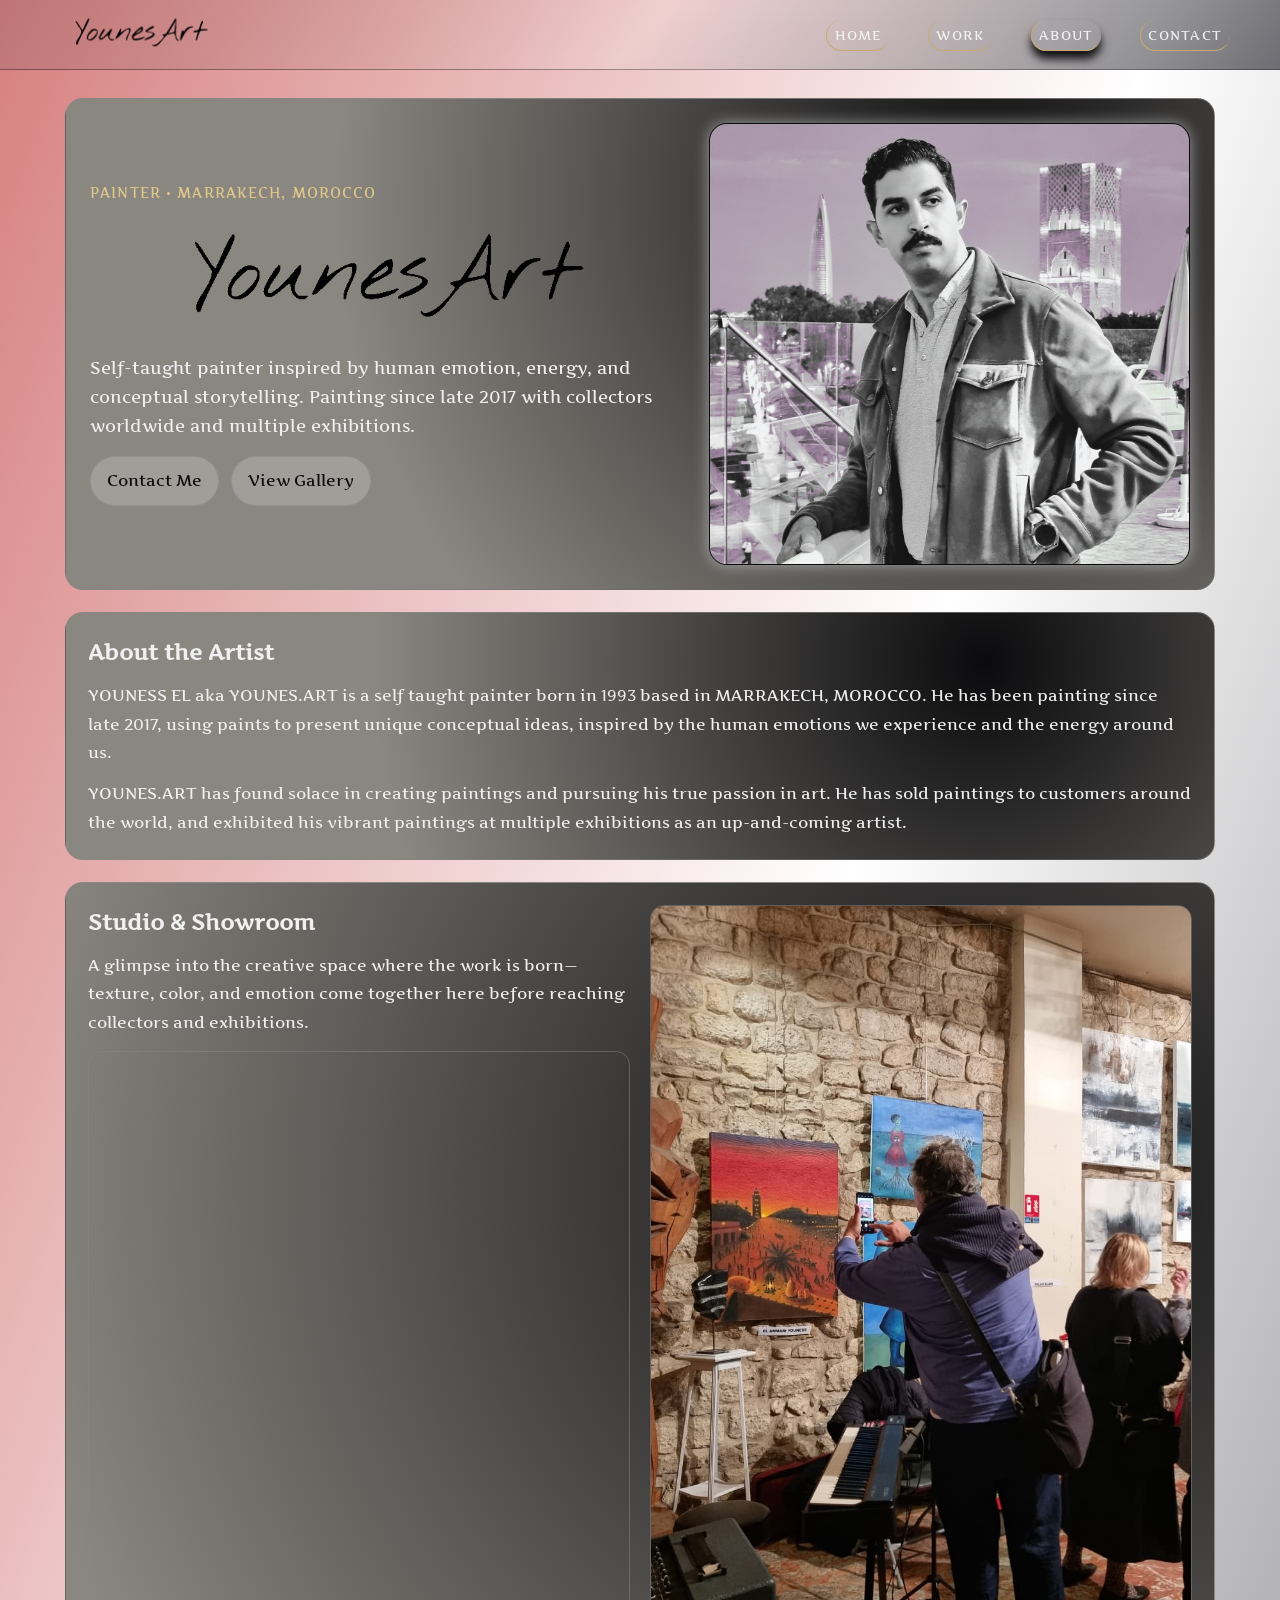
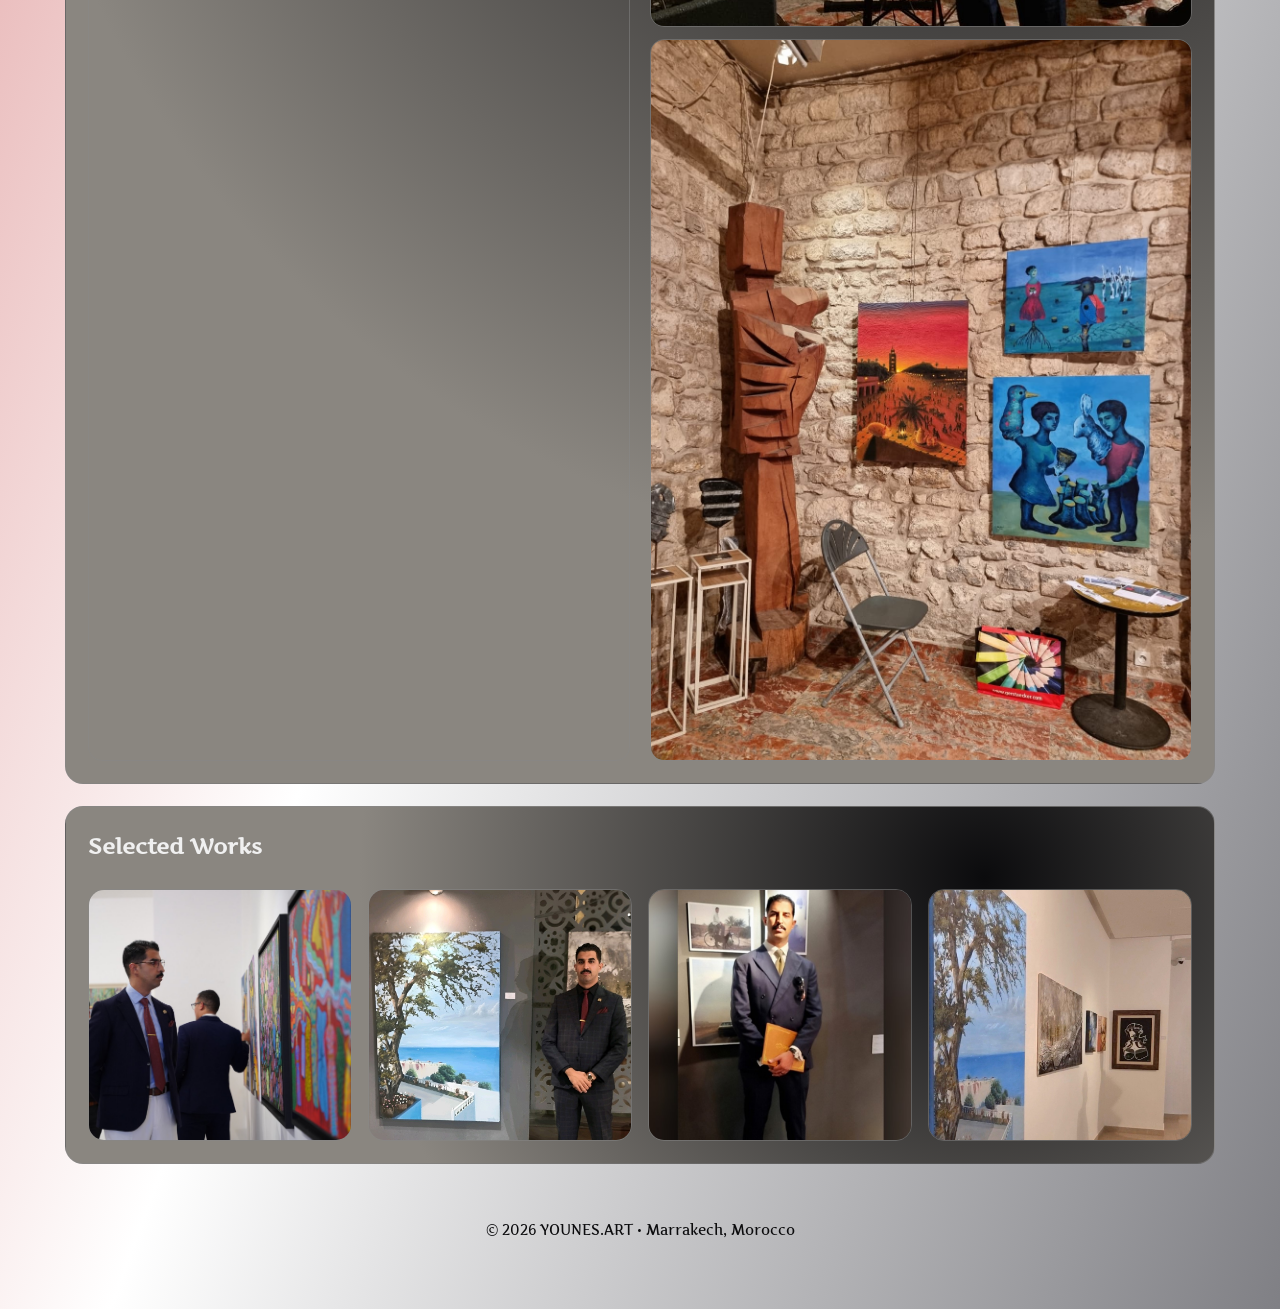
<file: about.html>
<!-- ABOUT HTML -->
<!DOCTYPE html>
<html lang="en">
<head>
  <meta charset="UTF-8" />
  <meta name="viewport" content="width=device-width, initial-scale=1.0" />
  <title>YOUNES | ART</title>

  <link rel="icon" href="assest/signature.png" />
  <link rel="stylesheet" href="uns-art.css" />
  <link rel="stylesheet" href="header-nav.css" />
  <link rel="stylesheet" href="about.css">

  <!-- font -->
  <link rel="preconnect" href="https://fonts.googleapis.com" />
  <link rel="preconnect" href="https://fonts.gstatic.com" crossorigin />
  <link href="https://fonts.googleapis.com/css2?family=Artifika&display=swap" rel="stylesheet" />
</head>

<body>
  <header class="site-header">
    <nav class="nav">
      <a href="index.html" class="logo">
        <img src="assest/signature.png" alt="Younes signature" style="width: 200px;"/>
      </a>

      <ul class="nav-links">
        <li><a href="index.html">Home</a></li>
        <li><a href="work.html">Work</a></li>
        <li><a class="active"  href="about.html">About</a></li>
        <li><a href="contact.html">Contact</a></li>
      </ul>
    </nav>
  </header>

  <main class="page">
    <!-- Hero -->
    <section class="hero">
      <div class="hero-text">
        <p class="kicker">Painter • Marrakech, Morocco</p>
        <h1><img src="assest/signature.png" alt="Younes art"></h1>
        <p class="lead">
          Self-taught painter inspired by human emotion, energy, and conceptual storytelling.
          Painting since late 2017 with collectors worldwide and multiple exhibitions.
        </p>

        <div class="hero-actions">
          <a class="btn" href="contact.html">Contact Me</a>
          <a class="btn btn-ghost" href="#gallery">View Gallery</a>
        </div>
      </div>

      <figure class="hero-figure">
        <img src="assest/portfolio-image.jpg" alt="Featured artwork" loading="lazy" />
      </figure>
    </section>

    <!-- About card -->
    <section class="about-card">
      <h2>About the Artist</h2>

        
      <p>
        YOUNESS EL aka YOUNES.ART is a self taught painter born in 1993 based in MARRAKECH, MOROCCO.
        He has been painting since late 2017, using paints to present unique conceptual ideas,
        inspired by the human emotions we experience and the energy around us.
      </p>
      <p>
        YOUNES.ART has found solace in creating paintings and pursuing his true passion in art.
        He has sold paintings to customers around the world, and exhibited his vibrant paintings
        at multiple exhibitions as an up-and-coming artist.
      </p>
    </section>

    <!-- Studio / Showroom -->
      <section class="split studio">
      <!-- LEFT -->
      <div class="studio-left">
        <div class="split-text">
          <h2>Studio & Showroom</h2>
          <p>
            A glimpse into the creative space where the work is born—texture, color, and emotion
            come together here before reaching collectors and exhibitions.
          </p>
        </div>

        <!-- VIDEO UNDER TEXT -->
        <div class="studio-video">
          <video autoplay muted playsinline loop>
            <source src="assest/VID_20260524_001541.mp4" type="video/mp4" />
          </video>
        </div>
      </div>

      <!-- RIGHT -->
      <div class="studio-media">
        <img src="assest/showroom-full.jpg" alt="Showroom full view" loading="lazy" />
        <img src="assest/showroom.jpg" alt="Showroom details" loading="lazy" />
      </div>
    </section>

    <!-- Gallery -->
    <section id="gallery" class="gallery">
      <div class="section-head">
        <h2>Selected Works</h2>
      </div>

      <div class="grid">
        <figure class="art">
          <img src="assest/slider-1.jpg" alt="Artwork 1" loading="lazy" />
        </figure>
        <figure class="art">
          <img src="assest/slider-2.jpg" alt="Artwork 2" loading="lazy" />
        </figure>
        <figure class="art">
          <img src="assest/slider-4.jpg" alt="Artwork 3" loading="lazy" />
        </figure>
        <figure class="art">
          <img src="assest/slider-3.jpg" alt="Artwork 4" loading="lazy" />
        </figure>
      </div>
    </section>

    <footer class="footer">
      <p>© <span id="year"></span> YOUNES.ART • Marrakech, Morocco</p>
    </footer>
  </main>

  <script>
    document.getElementById("year").textContent = new Date().getFullYear();
  </script>
</body>
</html>
</file>
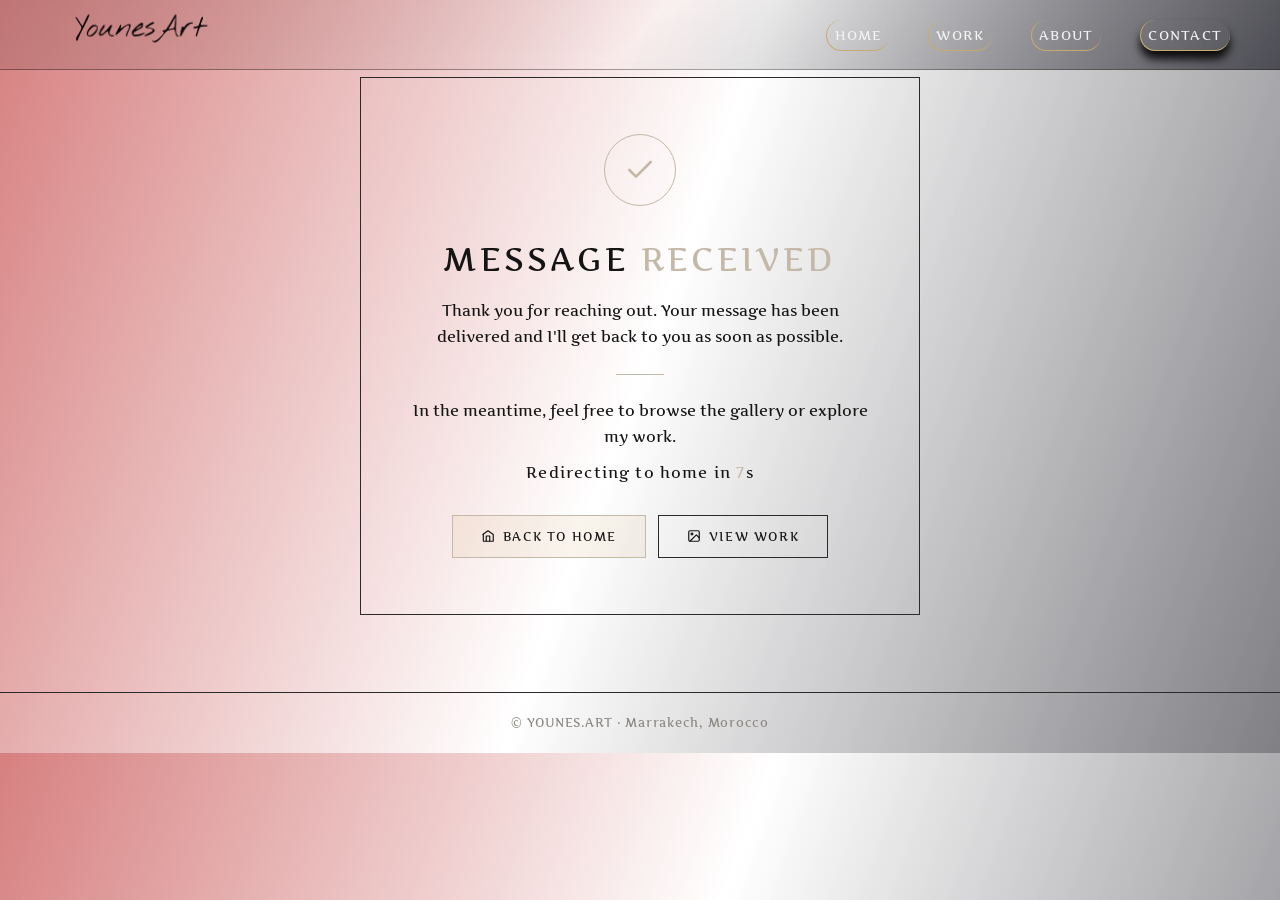
<file: thanks.html>
<!-- THANK YOU REDIRECT PAGE HTML CSS JS -->
<!DOCTYPE html>
<html lang="en">
<head>
  <meta charset="UTF-8">
  <meta name="viewport" content="width=device-width, initial-scale=1.0">
  <title>YOUNES | Thank You</title>
  <link rel="icon" href="assest/signature.png">
  <link rel="stylesheet" href="header-nav.css">
  <link rel="stylesheet" href="uns-art.css">
  <link rel="preconnect" href="https://fonts.googleapis.com">
  <link rel="preconnect" href="https://fonts.gstatic.com" crossorigin>
  <link href="https://fonts.googleapis.com/css2?family=Artifika&display=swap" rel="stylesheet">

  <style>

    /* ── main centered card ── */
    .thanks-wrap {
      flex: 1;
      display: flex;
      align-items: center;
      justify-content: center;
      padding: clamp(24px, 6vw, 80px) clamp(16px, 5vw, 40px);
      position: relative;
      z-index: 1;
    }

    .thanks-card {
      width: 100%;
      max-width: 560px;
      border: 1px solid var(--border);
      border-radius: var(--radius);
      background: var(--card-bg);
      padding: clamp(32px, 6vw, 56px) clamp(24px, 5vw, 48px);
      text-align: center;
      animation: fadeUp 0.7s cubic-bezier(0.4, 0, 0.2, 1) both;
    }

    @keyframes fadeUp {
      from { opacity: 0; transform: translateY(28px); }
      to   { opacity: 1; transform: translateY(0); }
    }

    /* ── checkmark ring ── */
    .check-ring {
      width: 72px;
      height: 72px;
      border-radius: 50%;
      border: 1.5px solid var(--accent);
      display: flex;
      align-items: center;
      justify-content: center;
      margin: 0 auto 28px;
      animation: ringPulse 2.4s ease-in-out infinite;
    }

    @keyframes ringPulse {
      0%, 100% { box-shadow: 0 0 0 0 rgba(201,169,110,0.35); }
      50%       { box-shadow: 0 0 0 12px rgba(201,169,110,0); }
    }

    .check-ring svg {
      width: 32px;
      height: 32px;
      stroke: var(--accent);
      fill: none;
      stroke-width: 2;
      stroke-linecap: round;
      stroke-linejoin: round;
      stroke-dasharray: 40;
      stroke-dashoffset: 40;
      animation: drawCheck 0.55s 0.45s cubic-bezier(0.4, 0, 0.2, 1) forwards;
    }

    @keyframes drawCheck {
      to { stroke-dashoffset: 0; }
    }

    /* ── typography ── */
    .thanks-card h1 {
      font-size: clamp(1.4rem, 3.5vw, 2rem);
      font-weight: 400;
      letter-spacing: 0.1em;
      text-transform: uppercase;
      color: var(--surface);
      margin-bottom: 14px;
      animation: fadeUp 0.65s 0.2s both;
    }

    .thanks-card h1 span { color: var(--accent); }

    .thanks-card p {
      font-size: clamp(0.82rem, 1.4vw, 0.92rem);
      color: var(--surface);
      opacity: 0.78;
      line-height: 1.75;
      margin-bottom: 10px;
      animation: fadeUp 0.65s 0.35s both;
    }

    /* ── divider ── */
    .divider {
      width: 48px;
      height: 1px;
      background: var(--accent);
      margin: 24px auto;
      opacity: 0.5;
      animation: fadeUp 0.65s 0.45s both;
    }

    /* ── countdown ── */
    .countdown-note {
      font-size: 0.78rem;
      color: var(--muted);
      letter-spacing: 0.08em;
      margin-top: 6px;
      animation: fadeUp 0.65s 0.5s both;
    }

    #countdown-num {
      color: var(--accent);
      font-variant-numeric: tabular-nums;
    }

    /* ── action buttons ── */
    .thanks-actions {
      display: flex;
      gap: 12px;
      justify-content: center;
      flex-wrap: wrap;
      margin-top: 28px;
      animation: fadeUp 0.65s 0.55s both;
    }

    .btn-primary {
      display: inline-flex;
      align-items: center;
      justify-content: center;
      gap: 8px;
      padding: 11px 28px;
      border-radius: var(--radius);
      border: 1px solid var(--accent);
      background: rgba(201, 169, 110, 0.12);
      color: var(--surface);
      font-family: 'Artifika', serif;
      font-size: 0.76rem;
      letter-spacing: 0.13em;
      text-transform: uppercase;
      text-decoration: none;
      cursor: pointer;
      transition: background 0.3s ease, transform 0.2s ease, box-shadow 0.3s ease;
    }

    .btn-primary:hover {
      background: rgba(201, 169, 110, 0.24);
      transform: translateY(-2px);
      box-shadow: 0 6px 20px rgba(201,169,110,0.15);
    }

    .btn-ghost {
      display: inline-flex;
      align-items: center;
      justify-content: center;
      gap: 8px;
      padding: 11px 28px;
      border-radius: var(--radius);
      border: 1px solid var(--border);
      background: rgba(255,255,255,0.04);
      color: var(--surface);
      font-family: 'Artifika', serif;
      font-size: 0.76rem;
      letter-spacing: 0.13em;
      text-transform: uppercase;
      text-decoration: none;
      cursor: pointer;
      transition: border-color 0.3s ease, background 0.3s ease, transform 0.2s ease;
    }

    .btn-ghost:hover {
      border-color: var(--muted);
      background: rgba(255,255,255,0.07);
      transform: translateY(-2px);
    }

    /* ── footer ── */
    .site-footer {
      text-align: center;
      padding: 20px;
      color: var(--muted);
      font-size: 0.78rem;
      letter-spacing: 0.06em;
      border-top: 1px solid var(--border);
      position: relative;
      z-index: 1;
    }
  </style>
</head>
<body>

  <!-- ── Header ─────────────────────────────────────────────────── -->
  <header>
    <nav>
      <a href="index.html" class="logo">
        <img src="assest/signature.png" alt="signature" width="200" />
      </a>
      <ul class="nav-links">
        <li><a href="index.html">Home</a></li>
        <li><a href="work.html">Work</a></li>
        <li><a href="about.html">About</a></li>
        <li><a class="active" href="contact.html">Contact</a></li>
      </ul>
    </nav>
  </header>
  
<!-- ── Main card ── -->
<main class="thanks-wrap">
  <div class="thanks-card">

    <!-- animated checkmark -->
    <div class="check-ring">
      <svg viewBox="0 0 24 24" aria-hidden="true">
        <polyline points="20 6 9 17 4 12"/>
      </svg>
    </div>

    <h1>Message <span>Received</span></h1>

    <p>
      Thank you for reaching out. Your message has been delivered
      and I'll get back to you as soon as possible.
    </p>

    <div class="divider"></div>

    <p>In the meantime, feel free to browse the gallery or explore my work.</p>

    <p class="countdown-note">
      Redirecting to home in <span id="countdown-num">8</span>s
    </p>

    <div class="thanks-actions">
      <a href="index.html"   class="btn-primary">
        <svg width="14" height="14" viewBox="0 0 24 24" fill="none"
             stroke="currentColor" stroke-width="2"
             stroke-linecap="round" stroke-linejoin="round">
          <path d="M3 9.5L12 3l9 6.5V20a1 1 0 0 1-1 1H5a1 1 0 0 1-1-1V9.5z"/>
          <path d="M9 21V12h6v9"/>
        </svg>
        Back to Home
      </a>
      <a href="work.html" class="btn-ghost">
        <svg width="14" height="14" viewBox="0 0 24 24" fill="none"
             stroke="currentColor" stroke-width="2"
             stroke-linecap="round" stroke-linejoin="round">
          <rect x="3" y="3" width="18" height="18" rx="2"/>
          <circle cx="8.5" cy="8.5" r="1.5"/>
          <path d="M21 15l-5-5L5 21"/>
        </svg>
        View Work
      </a>
    </div>

  </div>
</main>

<!-- ── Footer ── -->
<footer class="site-footer">
  <p>© <span id="year"></span> YOUNES.ART · Marrakech, Morocco</p>
</footer>

<script>
  /* ── countdown + auto-redirect ── */
  let count = 8;
  const num = document.getElementById('countdown-num');
  const timer = setInterval(() => {
    count--;
    num.textContent = count;
    if (count <= 0) {
      clearInterval(timer);
      window.location.href = 'index.html';
    }
  }, 1000);

  /* ── nav burger ── */
  (function () {
    const burger      = document.getElementById('burgerBtn');
    const drawer      = document.getElementById('navDrawer');
    const drawerLinks = drawer.querySelectorAll('a');
    const nav         = document.querySelector('.site-nav');

    function setDrawer(open) {
      drawer.classList.toggle('open', open);
      burger.classList.toggle('open', open);
      burger.setAttribute('aria-expanded', String(open));
      drawer.setAttribute('aria-hidden',   String(!open));
    }

    burger.addEventListener('click', () => setDrawer(!drawer.classList.contains('open')));
    drawerLinks.forEach(l => l.addEventListener('click', () => setDrawer(false)));
    document.addEventListener('click', e => {
      if (!drawer.contains(e.target) && !burger.contains(e.target)) setDrawer(false);
    });
    document.addEventListener('keydown', e => {
      if (e.key === 'Escape') setDrawer(false);
    });

    window.addEventListener('scroll', () => {
      nav.style.background = window.scrollY > 50
        ? 'rgba(11,11,13,0.98)' : 'rgba(11,11,13,0.82)';
    }, { passive: true });
  })();

  document.getElementById('year').textContent = new Date().getFullYear();
</script>

</body>
</html>
</file>
<file: uns-art.css>
/* ==========================================================================
============================= HOME PAGE CSS ===================================
=============================================================================*/

:root {
  --bg: #0a0a0a;
  --bg-gradient: linear-gradient(110deg, rgba(175, 2, 2, 0.5) 0%, rgba(255,255,255,0.4) 50%, rgba(1,1,11,0.5) 100%);
  --surface: #141414;
  --text: #e8e6e3;
  --muted: #8a8680;
  --accent: #c4b8a8;
  --border: #2a2a2a;
}

* {
  margin: 0;
  font-family: 'Artifika', serif;
  padding: 0;
  box-sizing: border-box;
}

html {
  scroll-behavior: smooth;
  scrollbar-width: thin;
  scrollbar-color: var(--accent) var(--muted);
}

body {
  background: var(--bg-gradient);
  color: var(--text);
  line-height: 1.6;
  font-family: 'Artifika', serif;
}

/* ==========================================================================
============================= HERO PAGE ======================================
=============================================================================*/
.page-hero {
  position: relative;
  width: 100%;
  min-height: 900px;
  overflow: hidden;
  display: flex;
  align-items: center;
  justify-content: center;
  border-bottom: 2px solid var(--border);
}

.page-hero > img:first-child {
  position: absolute;
  inset: 0;
  width: 100%;
  height: 100%;
  object-fit: cover;
  z-index: 1;
}

.page-hero .page-header {
  position: relative;
  z-index: 10;
  text-align: center;
  width: 100%;
  max-width: 900px;
}

.page-hero .page-header p {
  font-size: 1rem;
  letter-spacing: 0.2em;
  margin-top: 6px;
}

.hero-image {
  position: relative;
  z-index: 15;
  max-width: 80%;
  height: auto;
  display: block;
  margin: 0 auto;
}

.page-btn {
  display: inline-block;
  color: var(--surface);
  background: linear-gradient(to right, rgb(255, 0, 0, 0.5) 0%, var(--accent) 100%);
  padding: 12px 40px;
  border-radius: 50px;
  font-family: "Artifika", serif;
  font-size: 0.9rem;
  letter-spacing: 0.1em;
  text-transform: uppercase;
  cursor: pointer;
  transition: all 1s ease;
  margin-top: 20px;
  text-decoration: none;
  border: 1px solid var(--muted);
}

.page-btn:hover {
  background: linear-gradient(to left, rgba(255,0,0,0.5) 0%, var(--accent) 100%);
}

/* ==========================================================================
============================= GALLERY =======================================
=============================================================================*/
.gallery-eyebrow {
  justify-items: center;
  align-items: center;
  margin: 50px;
  margin-bottom: 100px;
  padding: 10px 40px;
  color: var(--surface);
}

.gallery-container {
  padding: 60px 40px 80px;
  max-width: 1400px;
  margin: 0;
}

.section-grid {
  column-count: 3;
  column-gap: 20px;
}

/* Gallery Item */
.gallery-item {
  break-inside: avoid;
  margin-bottom: 20px;
  position: relative;
  overflow: hidden;
  cursor: pointer;
  border-radius: 14px;
}

.gallery-item img {
  width: 100%;
  display: block;
  transition: transform 1s cubic-bezier(0.5, 0.6, 0.75, 0.94);
}

.gallery-item:hover img {
  transform: scale(1.05);
}

/* Overlay */
.overlay {
  position: absolute;
  top: 0;
  left: 0;
  width: 100%;
  height: 100%;
  background: rgba(0,0,0,0.5);
  display: flex;
  flex-direction: column;
  justify-content: center;
  align-items: center;
  opacity: 0;
  transition: opacity 0.4s ease;
  padding: 20px;
  text-align: center;
}

.gallery-item:hover .overlay {
  opacity: 1;
}

.overlay h3 {
  color: var(--text);
  font-size: 1.1rem;
  font-weight: 500;
  text-transform: uppercase;
  letter-spacing: 0.1em;
  margin-bottom: 8px;
  transform: translateY(10px);
  transition: transform 0.7s ease;
}

.overlay p {
  color: var(--muted);
  font-size: 0.8rem;
  text-transform: uppercase;
  letter-spacing: 0.05em;
  transform: translateY(10px);
  transition: transform 0.5s ease;
}

/*=============================================================== 
==================== LIGHTBOX ===================================
==================================================================*/
.lightbox {
  display: none;
  position: fixed;
  inset: 0;
  width: 100%;
  height: 100%;
  background: rgba(0,0,0,0.95);
  z-index: 2000;
  justify-content: center;
  align-items: center;
  padding: 40px;
}

.lightbox.active {
  display: flex;
}

.lightbox img {
  max-width: 100%;
  max-height: 90vh;
  object-fit: contain;
}

.lightbox-close {
  position: absolute;
  top: 30px;
  right: 40px;
  color: var(--text);
  font-size: 3rem;
  cursor: pointer;
  background: none;
  border: none;
  font-weight: 300;
  line-height: 1;
  transition: color 0.3s ease;
}

.lightbox-close:hover {
  color: var(--accent);
}

.lightbox-caption {
  position: absolute;
  bottom: 40px;
  left: 50%;
  transform: translateX(-50%);
  text-align: center;
}

.lightbox-caption h3 {
  color: var(--text);
  font-size: 1.2rem;
  text-transform: uppercase;
  letter-spacing: 0.1em;
  margin-bottom: 5px;
}

.lightbox-caption p {
  font-size: 0.85rem;
  color: var(--accent);
}

/*===================================================================
 =========================== FOOTER =================================
=====================================================================*/
footer {
  text-align: center;
  padding: 40px;
  color: var(--border);
  font-size: 0.8rem;
}

/* ===== Scrollbar ===== */
::-webkit-scrollbar {
  width: 10px;
}

::-webkit-scrollbar-track {
  background: rgba(0,0,0,0.12);
}

::-webkit-scrollbar-thumb {
  background: linear-gradient(180deg, var(--accent), #8a6f5a);
  border-radius: 10px;
  border: 3px solid rgba(0,0,0,0.12);
}

/* ==========================================================================
   =========================== RESPONSIVE CSS ===============================
   ============== Every 100px from 320px to 2000px+ =========================
   ========================================================================== */

/* ---------- 320px ---------- */
@media (max-width: 320px) {
  .page-hero { min-height: 400px; }
  .hero-image { max-width: 95%; }
  .page-hero .page-header p { font-size: 0.65rem; letter-spacing: 0.1em; }
  .page-btn { padding: 8px 20px; font-size: 0.65rem; margin-top: 10px; }
  .gallery-eyebrow { margin: 20px 10px 40px; padding: 8px 15px; }
  .gallery-eyebrow h1 { font-size: 1rem; }
  .gallery-container { padding: 20px 10px 30px; }
  .section-grid { column-count: 1; column-gap: 10px; }
  .gallery-item { margin-bottom: 10px; border-radius: 8px; }
  .overlay h3 { font-size: 0.8rem; }
  .overlay p { font-size: 0.6rem; }
  .overlay { padding: 10px; }
  .lightbox { padding: 15px; }
  .lightbox-close { top: 15px; right: 15px; font-size: 2rem; }
  .lightbox-caption { bottom: 20px; }
  .lightbox-caption h3 { font-size: 0.9rem; }
  .lightbox-caption p { font-size: 0.7rem; }
  footer { padding: 20px; font-size: 0.6rem; }
  .page-header[style*="margin-left"] { margin-left: 0 !important; justify-content: center !important; }
}

/* ---------- 400px ---------- */
@media (min-width: 321px) and (max-width: 400px) {
  .page-hero { min-height: 480px; }
  .hero-image { max-width: 92%; }
  .page-hero .page-header p { font-size: 0.7rem; letter-spacing: 0.12em; }
  .page-btn { padding: 9px 24px; font-size: 0.7rem; margin-top: 12px; }
  .gallery-eyebrow { margin: 25px 12px 50px; padding: 8px 18px; }
  .gallery-eyebrow h1 { font-size: 1.1rem; }
  .gallery-container { padding: 25px 12px 35px; }
  .section-grid { column-count: 1; column-gap: 12px; }
  .gallery-item { margin-bottom: 12px; border-radius: 10px; }
  .overlay h3 { font-size: 0.85rem; }
  .overlay p { font-size: 0.65rem; }
  .overlay { padding: 12px; }
  .lightbox { padding: 18px; }
  .lightbox-close { top: 18px; right: 18px; font-size: 2.2rem; }
  .lightbox-caption { bottom: 22px; }
  .lightbox-caption h3 { font-size: 0.95rem; }
  .lightbox-caption p { font-size: 0.72rem; }
  footer { padding: 22px; font-size: 0.65rem; }
  .page-header[style*="margin-left"] { margin-left: 0 !important; justify-content: center !important; }
}

/* ---------- 500px ---------- */
@media (min-width: 401px) and (max-width: 500px) {
  .page-hero { min-height: 550px; }
  .hero-image { max-width: 88%; }
  .page-hero .page-header p { font-size: 0.78rem; letter-spacing: 0.14em; }
  .page-btn { padding: 10px 28px; font-size: 0.75rem; margin-top: 14px; }
  .gallery-eyebrow { margin: 30px 18px 60px; padding: 9px 24px; }
  .gallery-eyebrow h1 { font-size: 1.2rem; }
  .gallery-container { padding: 30px 16px 40px; }
  .section-grid { column-count: 1; column-gap: 14px; }
  .gallery-item { margin-bottom: 14px; border-radius: 10px; }
  .overlay h3 { font-size: 0.9rem; }
  .overlay p { font-size: 0.68rem; }
  .overlay { padding: 14px; }
  .lightbox { padding: 22px; }
  .lightbox-close { top: 20px; right: 22px; font-size: 2.4rem; }
  .lightbox-caption { bottom: 26px; }
  .lightbox-caption h3 { font-size: 1rem; }
  .lightbox-caption p { font-size: 0.75rem; }
  footer { padding: 26px; font-size: 0.68rem; }
  .page-header[style*="margin-left"] { margin-left: 0 !important; justify-content: center !important; }
}

/* ---------- 600px ---------- */
@media (min-width: 501px) and (max-width: 600px) {
  .page-hero { min-height: 620px; }
  .hero-image { max-width: 85%; }
  .page-hero .page-header p { font-size: 0.85rem; letter-spacing: 0.16em; }
  .page-btn { padding: 11px 32px; font-size: 0.8rem; margin-top: 16px; }
  .gallery-eyebrow { margin: 35px 24px 70px; padding: 10px 30px; }
  .gallery-eyebrow h1 { font-size: 1.3rem; }
  .gallery-container { padding: 35px 20px 50px; }
  .section-grid { column-count: 2; column-gap: 16px; }
  .gallery-item { margin-bottom: 16px; border-radius: 11px; }
  .overlay h3 { font-size: 0.95rem; }
  .overlay p { font-size: 0.7rem; }
  .overlay { padding: 16px; }
  .lightbox { padding: 26px; }
  .lightbox-close { top: 22px; right: 26px; font-size: 2.6rem; }
  .lightbox-caption { bottom: 30px; }
  .lightbox-caption h3 { font-size: 1.05rem; }
  .lightbox-caption p { font-size: 0.78rem; }
  footer { padding: 28px; font-size: 0.7rem; }
  .page-header[style*="margin-left"] { margin-left: 0 !important; justify-content: center !important; }
}

/* ---------- 700px ---------- */
@media (min-width: 601px) and (max-width: 700px) {
  .page-hero { min-height: 680px; }
  .hero-image { max-width: 82%; }
  .page-hero .page-header p { font-size: 0.88rem; letter-spacing: 0.17em; }
  .page-btn { padding: 11px 34px; font-size: 0.82rem; margin-top: 17px; }
  .gallery-eyebrow { margin: 38px 30px 75px; padding: 10px 32px; }
  .gallery-eyebrow h1 { font-size: 1.35rem; }
  .gallery-container { padding: 38px 24px 55px; }
  .section-grid { column-count: 2; column-gap: 17px; }
  .gallery-item { margin-bottom: 17px; border-radius: 12px; }
  .overlay h3 { font-size: 0.98rem; }
  .overlay p { font-size: 0.72rem; }
  .overlay { padding: 17px; }
  .lightbox { padding: 30px; }
  .lightbox-close { top: 24px; right: 30px; font-size: 2.7rem; }
  .lightbox-caption { bottom: 32px; }
  .lightbox-caption h3 { font-size: 1.1rem; }
  .lightbox-caption p { font-size: 0.8rem; }
  footer { padding: 30px; font-size: 0.72rem; }
  .page-header[style*="margin-left"] { margin-left: 0 !important; justify-content: center !important; }
}

/* ---------- 800px ---------- */
@media (min-width: 701px) and (max-width: 800px) {
  .page-hero { min-height: 740px; }
  .hero-image { max-width: 78%; }
  .page-hero .page-header p { font-size: 0.92rem; letter-spacing: 0.18em; }
  .page-btn { padding: 12px 36px; font-size: 0.85rem; margin-top: 18px; }
  .gallery-eyebrow { margin: 42px 34px 80px; padding: 10px 34px; }
  .gallery-eyebrow h1 { font-size: 1.4rem; }
  .gallery-container { padding: 42px 28px 60px; }
  .section-grid { column-count: 2; column-gap: 18px; }
  .gallery-item { margin-bottom: 18px; border-radius: 12px; }
  .overlay h3 { font-size: 1rem; }
  .overlay p { font-size: 0.74rem; }
  .overlay { padding: 18px; }
  .lightbox { padding: 32px; }
  .lightbox-close { top: 26px; right: 32px; font-size: 2.8rem; }
  .lightbox-caption { bottom: 34px; }
  .lightbox-caption h3 { font-size: 1.12rem; }
  .lightbox-caption p { font-size: 0.82rem; }
  footer { padding: 32px; font-size: 0.74rem; }
  .page-header[style*="margin-left"] { margin-left: 0 !important; justify-content: center !important; }
}

/* ---------- 900px ---------- */
@media (min-width: 801px) and (max-width: 900px) {
  .page-hero { min-height: 800px; }
  .hero-image { max-width: 76%; }
  .page-hero .page-header p { font-size: 0.95rem; letter-spacing: 0.19em; }
  .page-btn { padding: 12px 38px; font-size: 0.87rem; margin-top: 19px; }
  .gallery-eyebrow { margin: 45px 38px 85px; padding: 10px 36px; }
  .gallery-eyebrow h1 { font-size: 1.45rem; }
  .gallery-container { padding: 48px 32px 65px; }
  .section-grid { column-count: 2; column-gap: 19px; }
  .gallery-item { margin-bottom: 19px; border-radius: 13px; }
  .overlay h3 { font-size: 1.05rem; }
  .overlay p { font-size: 0.76rem; }
  .overlay { padding: 19px; }
  .lightbox { padding: 35px; }
  .lightbox-close { top: 28px; right: 35px; font-size: 2.9rem; }
  .lightbox-caption { bottom: 36px; }
  .lightbox-caption h3 { font-size: 1.15rem; }
  .lightbox-caption p { font-size: 0.83rem; }
  footer { padding: 34px; font-size: 0.76rem; }
}

/* ---------- 1000px ---------- */
@media (min-width: 901px) and (max-width: 1000px) {
  .page-hero { min-height: 840px; }
  .hero-image { max-width: 78%; }
  .page-hero .page-header p { font-size: 0.97rem; letter-spacing: 0.19em; }
  .page-btn { padding: 12px 39px; font-size: 0.88rem; margin-top: 19px; }
  .gallery-eyebrow { margin: 48px 40px 90px; padding: 10px 38px; }
  .gallery-eyebrow h1 { font-size: 1.5rem; }
  .gallery-container { padding: 52px 36px 70px; }
  .section-grid { column-count: 3; column-gap: 18px; }
  .gallery-item { margin-bottom: 18px; border-radius: 13px; }
  .overlay h3 { font-size: 1.07rem; }
  .overlay p { font-size: 0.77rem; }
  .overlay { padding: 19px; }
  .lightbox { padding: 36px; }
  .lightbox-close { top: 28px; right: 36px; font-size: 3rem; }
  .lightbox-caption { bottom: 38px; }
  .lightbox-caption h3 { font-size: 1.17rem; }
  .lightbox-caption p { font-size: 0.84rem; }
  footer { padding: 36px; font-size: 0.77rem; }
}

/* ---------- 1100px ---------- */
@media (min-width: 1001px) and (max-width: 1100px) {
  .page-hero { min-height: 860px; }
  .hero-image { max-width: 80%; }
  .page-hero .page-header p { font-size: 0.98rem; letter-spacing: 0.2em; }
  .page-btn { padding: 12px 40px; font-size: 0.89rem; margin-top: 20px; }
  .gallery-eyebrow { margin: 50px 42px 95px; padding: 10px 39px; }
  .gallery-eyebrow h1 { font-size: 1.55rem; }
  .gallery-container { padding: 56px 38px 75px; }
  .section-grid { column-count: 3; column-gap: 19px; }
  .gallery-item { margin-bottom: 19px; border-radius: 13px; }
  .overlay h3 { font-size: 1.08rem; }
  .overlay p { font-size: 0.78rem; }
  .overlay { padding: 20px; }
  .lightbox { padding: 38px; }
  .lightbox-close { top: 29px; right: 38px; font-size: 3rem; }
  .lightbox-caption { bottom: 39px; }
  .lightbox-caption h3 { font-size: 1.18rem; }
  .lightbox-caption p { font-size: 0.84rem; }
  footer { padding: 38px; font-size: 0.78rem; }
}

/* ---------- 1200px ---------- */
@media (min-width: 1101px) and (max-width: 1200px) {
  .page-hero { min-height: 880px; }
  .hero-image { max-width: 80%; }
  .page-hero .page-header p { font-size: 1rem; letter-spacing: 0.2em; }
  .page-btn { padding: 12px 40px; font-size: 0.9rem; margin-top: 20px; }
  .gallery-eyebrow { margin: 50px 44px 98px; padding: 10px 40px; }
  .gallery-eyebrow h1 { font-size: 1.6rem; }
  .gallery-container { padding: 58px 40px 78px; }
  .section-grid { column-count: 3; column-gap: 20px; }
  .gallery-item { margin-bottom: 20px; border-radius: 14px; }
  .overlay h3 { font-size: 1.1rem; }
  .overlay p { font-size: 0.8rem; }
  .overlay { padding: 20px; }
  .lightbox { padding: 40px; }
  .lightbox-close { top: 30px; right: 40px; font-size: 3rem; }
  .lightbox-caption { bottom: 40px; }
  .lightbox-caption h3 { font-size: 1.2rem; }
  .lightbox-caption p { font-size: 0.85rem; }
  footer { padding: 40px; font-size: 0.8rem; }
}

/* ---------- 1300px ---------- */
@media (min-width: 1201px) and (max-width: 1300px) {
  .page-hero { min-height: 900px; }
  .hero-image { max-width: 80%; }
  .page-hero .page-header p { font-size: 1rem; letter-spacing: 0.2em; }
  .page-btn { padding: 12px 40px; font-size: 0.9rem; margin-top: 20px; }
  .gallery-eyebrow { margin: 50px 46px 100px; padding: 10px 40px; }
  .gallery-eyebrow h1 { font-size: 1.65rem; }
  .gallery-container { padding: 60px 40px 80px; max-width: 1300px; }
  .section-grid { column-count: 3; column-gap: 20px; }
  .gallery-item { margin-bottom: 20px; border-radius: 14px; }
  .overlay h3 { font-size: 1.1rem; }
  .overlay p { font-size: 0.8rem; }
  .overlay { padding: 20px; }
  .lightbox { padding: 40px; }
  .lightbox-close { top: 30px; right: 40px; font-size: 3rem; }
  .lightbox-caption { bottom: 40px; }
  .lightbox-caption h3 { font-size: 1.2rem; }
  .lightbox-caption p { font-size: 0.85rem; }
  footer { padding: 40px; font-size: 0.8rem; }
}

/* ---------- 1400px ---------- */
@media (min-width: 1301px) and (max-width: 1400px) {
  .page-hero { min-height: 920px; }
  .hero-image { max-width: 78%; }
  .page-hero .page-header p { font-size: 1.02rem; }
  .gallery-eyebrow { margin: 52px 48px 102px; }
  .gallery-eyebrow h1 { font-size: 1.7rem; }
  .gallery-container { padding: 62px 44px 82px; max-width: 1380px; }
  .section-grid { column-count: 3; column-gap: 22px; }
  .gallery-item { margin-bottom: 22px; }
  .overlay h3 { font-size: 1.13rem; }
  .overlay p { font-size: 0.81rem; }
  .lightbox-caption h3 { font-size: 1.22rem; }
  .lightbox-caption p { font-size: 0.86rem; }
}

/* ---------- 1500px ---------- */
@media (min-width: 1401px) and (max-width: 1500px) {
  .page-hero { min-height: 940px; }
  .hero-image { max-width: 76%; }
  .page-hero .page-header p { font-size: 1.04rem; }
  .gallery-eyebrow { margin: 54px 50px 104px; }
  .gallery-eyebrow h1 { font-size: 1.75rem; }
  .gallery-container { padding: 64px 48px 84px; max-width: 1450px; }
  .section-grid { column-count: 3; column-gap: 24px; }
  .gallery-item { margin-bottom: 24px; }
  .overlay h3 { font-size: 1.15rem; }
  .overlay p { font-size: 0.82rem; }
  .lightbox-caption h3 { font-size: 1.24rem; }
  .lightbox-caption p { font-size: 0.87rem; }
}

/* ---------- 1600px ---------- */
@media (min-width: 1501px) and (max-width: 1600px) {
  .page-hero { min-height: 960px; }
  .hero-image { max-width: 74%; }
  .page-hero .page-header p { font-size: 1.06rem; }
  .gallery-eyebrow { margin: 56px 52px 106px; }
  .gallery-eyebrow h1 { font-size: 1.8rem; }
  .gallery-container { padding: 66px 52px 86px; max-width: 1550px; }
  .section-grid { column-count: 4; column-gap: 20px; }
  .gallery-item { margin-bottom: 20px; }
  .overlay h3 { font-size: 1.05rem; }
  .overlay p { font-size: 0.76rem; }
  .lightbox-caption h3 { font-size: 1.26rem; }
  .lightbox-caption p { font-size: 0.88rem; }
}

/* ---------- 1700px ---------- */
@media (min-width: 1601px) and (max-width: 1700px) {
  .page-hero { min-height: 980px; }
  .hero-image { max-width: 72%; }
  .page-hero .page-header p { font-size: 1.08rem; }
  .gallery-eyebrow { margin: 58px 54px 108px; }
  .gallery-eyebrow h1 { font-size: 1.85rem; }
  .gallery-container { padding: 68px 56px 88px; max-width: 1650px; }
  .section-grid { column-count: 4; column-gap: 22px; }
  .gallery-item { margin-bottom: 22px; }
  .overlay h3 { font-size: 1.07rem; }
  .overlay p { font-size: 0.78rem; }
  .lightbox-caption h3 { font-size: 1.28rem; }
  .lightbox-caption p { font-size: 0.89rem; }
}

/* ---------- 1800px ---------- */
@media (min-width: 1701px) and (max-width: 1800px) {
  .page-hero { min-height: 1000px; }
  .hero-image { max-width: 70%; }
  .page-hero .page-header p { font-size: 1.1rem; }
  .gallery-eyebrow { margin: 60px 56px 110px; }
  .gallery-eyebrow h1 { font-size: 1.9rem; }
  .gallery-container { padding: 70px 60px 90px; max-width: 1750px; }
  .section-grid { column-count: 4; column-gap: 24px; }
  .gallery-item { margin-bottom: 24px; }
  .overlay h3 { font-size: 1.09rem; }
  .overlay p { font-size: 0.79rem; }
  .lightbox-caption h3 { font-size: 1.3rem; }
  .lightbox-caption p { font-size: 0.9rem; }
}

/* ---------- 1900px ---------- */
@media (min-width: 1801px) and (max-width: 1900px) {
  .page-hero { min-height: 1020px; }
  .hero-image { max-width: 68%; }
  .page-hero .page-header p { font-size: 1.12rem; }
  .gallery-eyebrow { margin: 62px 58px 112px; }
  .gallery-eyebrow h1 { font-size: 1.95rem; }
  .gallery-container { padding: 72px 64px 92px; max-width: 1850px; }
  .section-grid { column-count: 4; column-gap: 26px; }
  .gallery-item { margin-bottom: 26px; }
  .overlay h3 { font-size: 1.11rem; }
  .overlay p { font-size: 0.8rem; }
  .lightbox-caption h3 { font-size: 1.32rem; }
  .lightbox-caption p { font-size: 0.91rem; }
}

/* ---------- 2000px+ ---------- */
@media (min-width: 1901px) {
  .page-hero { min-height: 1050px; }
  .hero-image { max-width: 65%; }
  .page-hero .page-header p { font-size: 1.15rem; letter-spacing: 0.22em; }
  .page-btn { padding: 14px 48px; font-size: 0.95rem; }
  .gallery-eyebrow { margin: 65px 60px 115px; padding: 12px 44px; }
  .gallery-eyebrow h1 { font-size: 2rem; }
  .gallery-container { padding: 75px 68px 95px; max-width: 1920px; }
  .section-grid { column-count: 5; column-gap: 24px; }
  .gallery-item { margin-bottom: 24px; border-radius: 15px; }
  .overlay h3 { font-size: 1.08rem; }
  .overlay p { font-size: 0.78rem; }
  .overlay { padding: 22px; }
  .lightbox { padding: 44px; }
  .lightbox-close { top: 32px; right: 44px; font-size: 3.2rem; }
  .lightbox-caption { bottom: 44px; }
  .lightbox-caption h3 { font-size: 1.35rem; }
  .lightbox-caption p { font-size: 0.92rem; }
  footer { padding: 44px; font-size: 0.82rem; }
}
</file>
<file: header-nav.css>
/* ==========================================================================
                    NAV BAR  CSS 
   ========================================================================== */
:root {
    --nav-bg: linear-gradient(130deg, rgba(175, 110, 110, 0.6) 0%, rgba(255,255,255,0.12) 50%, rgba(1,1,11,0.55) 100%);
    --nav-text: #f3f3f3;
    --nav-border: rgba(0,0,0,0.35);
    --font-nav: "Artifika", serif;
}

nav {
    position: fixed;
    font-family: var(--font-nav);
    top: 0;
    left: 0;
    height: 70px;
    width: 100%;
    background: var(--nav-bg);
    backdrop-filter: blur(8px);
    z-index: 1000;
    padding: 12px 40px;
    display: flex;
    justify-content: space-between;
    align-items: center;
    border-bottom: 1px solid var(--nav-border);
}

.logo {
    font-size: 1.4rem;
    font-weight: 700;
    letter-spacing: 0.05em;
    text-transform: uppercase;
    color: var(--nav-text);
    text-decoration: none;
}

.nav-links {
    display: flex;
    gap: 50px;
    justify-content: space-around;
    margin: 10px;
    list-style: none;
}

.nav-links a {
    text-decoration: none;
    color: var(--nav-text);
    padding: 8px;
    border-bottom:1px solid  #c9a96e;
    border-left:1px solid  #c9a96e;
    border-radius: 30px;
    font-size: 0.85rem;
    text-transform: uppercase;
    letter-spacing: 0.1em;
    transition: color 0.3s;
    font-weight: 500;
}

.nav-links a:hover{
    color: #ccc;
    opacity: 0.9;
    transform: translateY(-2px);
}

@media (max-width: 700px) {
    nav { padding: 10px 18px; }
    .nav-links { gap: 18px; }
}

.active{
    border-bottom:1px solid  #c9a96e;
    border-radius: 30px;
    padding: 10px;
    box-shadow: 0 8px  10px rgba(0, 0, 0, 0.9);
}

/* =====================================================
================RESPONSIVE=============================
===================================================== */
/* ── Base (Desktop / Laptop) ───────────────────────── */

nav{
    position: fixed;
    top: 0;
    left: 0;
    width: 100%;
    height: 70px;
    padding: 12px 40px;
    display: flex;
    justify-content: space-between;
    align-items: center;
    background: var(--nav-bg);
    backdrop-filter: blur(8px);
    z-index: 1000;
}

/* ── Smooth scaling instead of many breakpoints ── */
.logo{
    font-size: clamp(1rem, 1.5vw, 1.4rem);
}

.nav-links a{
    font-size: clamp(0.7rem, 1vw, 0.85rem);
    padding: clamp(5px, 0.6vw, 8px);
}

.nav-links{
    gap: clamp(10px, 3vw, 50px);
}

/* ── Large tablets / small laptops ─────────────── */
@media (max-width: 1100px){
    nav{
        padding: 10px 25px;
    }
    body{margin-top: 30px;}

}

/* ── Tablets ────────────────────────────────────── */
@media (max-width: 850px){
    nav{
        height: 65px;
        padding: 10px 18px;
    }

    .nav-links{
        gap: 14px;
    }
    body{margin-top: 30px;}

}

/* ── Mobile (convert to compact nav) ───────────── */
@media (max-width: 650px){
    nav{
        flex-direction: column;
        height: auto;
        padding: 8px;
    }

    .logo{
        display: none;
    }

    .nav-links{
        flex-wrap: wrap;
        justify-content: center;
        gap: 8px;
    }
    body{margin-top: 30px;}
}

/* ── Small phones ──────────────────────────────── */
@media (max-width: 400px){
    .nav-links a{
        font-size: 0.7rem;
        padding: 6px;
    }

    .nav-links{
        gap: 6px;
    }
}
</file>
<file: about.css>
/* ==========================================================================
                    ABOUT  CSS 
   ========================================================================== */
:root{
  --bg: linear-gradient(110deg, rgba(175, 2, 2, 0.5) 0%, rgba(255,255,255,0.4) 50%, rgba(1,1,11,0.5) 100%);
  --text: #0b0b0d;
  --font:rgba(240, 240, 240);
  --surface: radial-gradient(circle at 80% 20%, var(--text) 0%, var(--muted) 65%);
  --accent-glow: #e0c78a;
  --muted: #8a8680;
  --line: rgba(136, 136, 136, 0.5);
  --radius: 18px;
}

*{ margin: 0;padding: 0;box-sizing: border-box; }
html{ scroll-behavior: smooth; }

body{
  margin: 0;
  font-family: "Artifika", serif;
  color: var(--font);
}

img{
  max-width: 100%;
  display: block;
}

.page{
  width: min(1100px, 92vw);
  margin: 0 auto;
  padding: 28px 0 60px;
}

/* HERO */
.hero{
  margin-top: 70px;
  display: grid;
  grid-template-columns: 1.1fr 0.9fr;
  gap: 26px;
  align-items: center;
  padding: 22px;
  border: 1px solid var(--line);
  background: var(--surface);
  border-radius: var(--radius);
}

.kicker{
  margin: 0 0 6px;
  color: var(--accent-glow);
  letter-spacing: 0.08em;
  text-transform: uppercase;
  font-size: 0.85rem;
}

.lead{
  margin: 0 0 16px;
  color: var(--font);
  line-height: 1.7;
  font-size: 1.02rem;
}

.hero-figure{
  border-radius: var(--radius);
  overflow: hidden;
  border: 1px solid var(--text);
  box-shadow: 0 0 15px rgba(222,222,222,0.6);
}
.hero-figure img{
  width: 100%;
  height: 380px;
  object-fit: cover;
}

.hero-actions{
  display: flex;
  gap: 12px;
  flex-wrap: wrap;
}
.btn,.btn-ghost{
  display: inline-flex;
  align-items: center;
  justify-content: center;
  padding: 11px 16px;
  border-radius: 999px;
  border: 1px solid var(--line);
  text-decoration: none;
  color: var(--text);
  background:  rgba(255,255,255,0.2);
  transition: transform .2s ease, background .2s ease, border-color .2s ease;
}
.btn:hover{
  transform: translateY(-2px);
  border-color: rgba(255,255,255,0.22);
  background: rgba(255,255,255,0.45);
}

/* SECTIONS */
.about-card, .split, .gallery{
  margin-top: 22px;
  padding: 22px;
  border-radius: var(--radius);
  border: 1px solid var(--line);
  background: var(--surface);
}
.about-card h2, .split h2, .gallery h2{
  margin: 0 0 10px;
  font-size: 1.4rem;
}
.about-card p, .split p{
  margin: 0 0 12px;
  color: var(--font);
  line-height: 1.8;
}
.about-card p:last-child, .split p:last-child{ margin-bottom: 0; }

/* Split */
.split.studio{
  display: grid;
  grid-template-columns: 1fr 1fr;
  gap: 16px;
  align-items: stretch;
}

.studio-left{
  display: flex;
  flex-direction: column;
  gap: 14px;
  height: 100%;
}

.studio-video{
  flex: 1;
  border-radius: 14px;
  overflow: hidden;
  border: 1px solid var(--line);
}

.studio-video video{
  width: 100%;
  height: 100%;
  display: block;
  object-fit: cover; 
}

.studio-media{
  display: grid;
  grid-template-rows: 1fr 1fr; 
  gap: 12px;
  height: 100%;
}

.studio-media img{
  width: 100%;
  height: 100%;
  object-fit: cover;
  border-radius: 14px;
  border: 1px solid var(--line);
}

/* Gallery */
.section-head{
  display: flex;
  align-items: end;
  justify-content: space-between;
  gap: 16px;
  margin-bottom: 14px;
}
.section-head p{
  margin: 0;
  color: var(--muted);
  font-size: 0.95rem;
  line-height: 1.5;
}

.grid{
  display: grid;
  grid-template-columns: repeat(4, 1fr);
  gap: 12px;
}
.art{
  margin: 0;
  border-radius: 16px;
  overflow: hidden;
  border: 1px solid var(--line);
  transition: transform .22s ease, border-color .22s ease;
}
.art:hover{
  transform: translateY(-3px);
  border-color: var(--line);
}
.art img{
  width: 100%;
  height: 220px;
  object-fit: cover;
}

/* Footer */
.footer{
  margin-top: 26px;
  font-size: 0.85rem;
  margin-top: 3rem;
  text-align: center;
  color: var(--text);
  padding: 8px;
}

/* ==========================================================================
   RESPONSIVE CSS – EVERY 100px (320px → 2000px+)
   ========================================================================== */

/* ---------- max 320px ---------- */
@media (max-width: 320px) {
  .page { padding: 18px 0 40px; }
  .hero { margin-top: 40px; grid-template-columns: 1fr; gap: 16px; padding: 14px; }
  .kicker { font-size: 0.65rem; }
  .lead { font-size: 0.78rem; }
  .hero-figure img { height: 200px; }
  .hero-actions { gap: 8px; }
  .btn, .btn-ghost { padding: 8px 12px; font-size: 0.7rem; }
  .about-card, .split, .gallery { padding: 14px; margin-top: 14px; }
  .about-card h2, .split h2, .gallery h2 { font-size: 1rem; }
  .split.studio { grid-template-columns: 1fr; gap: 12px; }
  .studio-video { min-height: 180px; }
  .studio-media { grid-template-columns: 1fr; grid-template-rows: auto; gap: 8px; }
  .studio-media img { height: 180px; }
  .section-head { flex-direction: column; align-items: flex-start; gap: 8px; }
  .section-head p { font-size: 0.75rem; }
  .grid { grid-template-columns: 1fr; gap: 8px; }
  .art img { height: 200px; }
  .footer { font-size: 0.65rem; margin-top: 2rem; padding: 6px; }
}

/* ---------- 321px – 400px ---------- */
@media (min-width: 321px) and (max-width: 400px) {
  .page { padding: 20px 0 45px; }
  .hero { margin-top: 45px; grid-template-columns: 1fr; gap: 18px; padding: 16px; }
  .kicker { font-size: 0.7rem; }
  .lead { font-size: 0.82rem; }
  .hero-figure img { height: 230px; }
  .hero-actions { gap: 10px; }
  .btn, .btn-ghost { padding: 9px 14px; font-size: 0.75rem; }
  .about-card, .split, .gallery { padding: 16px; margin-top: 16px; }
  .about-card h2, .split h2, .gallery h2 { font-size: 1.1rem; }
  .split.studio { grid-template-columns: 1fr; gap: 12px; }
  .studio-video { min-height: 200px; }
  .studio-media { grid-template-columns: 1fr; grid-template-rows: auto; gap: 8px; }
  .studio-media img { height: 200px; }
  .section-head { flex-direction: column; align-items: flex-start; gap: 10px; }
  .section-head p { font-size: 0.8rem; }
  .grid { grid-template-columns: 1fr; gap: 10px; }
  .art img { height: 220px; }
  .footer { font-size: 0.7rem; margin-top: 2.2rem; padding: 7px; }
}

/* ---------- 401px – 500px ---------- */
@media (min-width: 401px) and (max-width: 500px) {
  .page { padding: 22px 0 50px; }
  .hero { margin-top: 50px; grid-template-columns: 1fr; gap: 20px; padding: 18px; }
  .kicker { font-size: 0.75rem; }
  .lead { font-size: 0.88rem; }
  .hero-figure img { height: 260px; }
  .btn, .btn-ghost { padding: 10px 16px; font-size: 0.8rem; }
  .about-card, .split, .gallery { padding: 18px; margin-top: 18px; }
  .about-card h2, .split h2, .gallery h2 { font-size: 1.15rem; }
  .split.studio { grid-template-columns: 1fr; gap: 14px; }
  .studio-video { min-height: 220px; }
  .studio-media { grid-template-columns: 1fr; grid-template-rows: auto; gap: 10px; }
  .studio-media img { height: 220px; }
  .section-head { flex-direction: column; align-items: flex-start; gap: 10px; }
  .section-head p { font-size: 0.85rem; }
  .grid { grid-template-columns: 1fr; gap: 10px; }
  .art img { height: 240px; }
  .footer { font-size: 0.75rem; margin-top: 2.5rem; padding: 8px; }
}

/* ---------- 501px – 600px ---------- */
@media (min-width: 501px) and (max-width: 600px) {
  .page { padding: 24px 0 52px; }
  .hero { margin-top: 55px; grid-template-columns: 1fr; gap: 22px; padding: 20px; }
  .kicker { font-size: 0.78rem; }
  .lead { font-size: 0.92rem; }
  .hero-figure img { height: 290px; }
  .btn, .btn-ghost { padding: 10px 18px; font-size: 0.82rem; }
  .about-card, .split, .gallery { padding: 20px; margin-top: 20px; }
  .about-card h2, .split h2, .gallery h2 { font-size: 1.2rem; }
  .split.studio { grid-template-columns: 1fr; gap: 14px; }
  .studio-video { min-height: 240px; }
  .studio-media { grid-template-columns: 1fr 1fr; grid-template-rows: auto; gap: 10px; }
  .studio-media img { height: 240px; }
  .section-head { flex-direction: row; align-items: end; gap: 12px; }
  .section-head p { font-size: 0.9rem; }
  .grid { grid-template-columns: repeat(2, 1fr); gap: 12px; }
  .art img { height: 210px; }
  .footer { font-size: 0.78rem; margin-top: 2.8rem; }
}

/* ---------- 601px – 700px ---------- */
@media (min-width: 601px) and (max-width: 700px) {
  .page { padding: 24px 0 54px; }
  .hero { margin-top: 60px; grid-template-columns: 1fr; gap: 22px; padding: 22px; }
  .kicker { font-size: 0.8rem; }
  .lead { font-size: 0.95rem; }
  .hero-figure img { height: 320px; }
  .btn, .btn-ghost { padding: 11px 20px; font-size: 0.85rem; }
  .about-card, .split, .gallery { padding: 20px; margin-top: 20px; }
  .about-card h2, .split h2, .gallery h2 { font-size: 1.25rem; }
  .split.studio { grid-template-columns: 1fr; gap: 16px; }
  .studio-video { min-height: 260px; }
  .studio-media { grid-template-columns: 1fr 1fr; grid-template-rows: auto; gap: 12px; }
  .studio-media img { height: 260px; }
  .section-head { gap: 14px; }
  .section-head p { font-size: 0.92rem; }
  .grid { grid-template-columns: repeat(2, 1fr); gap: 12px; }
  .art img { height: 230px; }
  .footer { font-size: 0.8rem; }
}

/* ---------- 701px – 800px ---------- */
@media (min-width: 701px) and (max-width: 800px) {
  .page { padding: 26px 0 56px; }
  .hero { margin-top: 65px; grid-template-columns: 1fr; gap: 24px; padding: 22px; }
  .kicker { font-size: 0.82rem; }
  .lead { font-size: 0.98rem; }
  .hero-figure img { height: 340px; }
  .btn, .btn-ghost { padding: 11px 22px; font-size: 0.88rem; }
  .about-card, .split, .gallery { padding: 22px; margin-top: 22px; }
  .about-card h2, .split h2, .gallery h2 { font-size: 1.3rem; }
  .split.studio { grid-template-columns: 1fr; gap: 16px; }
  .studio-video { min-height: 280px; }
  .studio-media { grid-template-columns: 1fr 1fr; grid-template-rows: auto; gap: 12px; }
  .studio-media img { height: 280px; }
  .section-head { gap: 16px; }
  .section-head p { font-size: 0.93rem; }
  .grid { grid-template-columns: repeat(2, 1fr); gap: 14px; }
  .art img { height: 250px; }
  .footer { font-size: 0.82rem; }
}

/* ---------- 801px – 900px ---------- */
@media (min-width: 801px) and (max-width: 900px) {
  .page { padding: 28px 0 60px; }
  .hero { margin-top: 70px; grid-template-columns: 1fr; gap: 24px; padding: 22px; }
  .kicker { font-size: 0.84rem; }
  .lead { font-size: 1rem; }
  .hero-figure img { height: 360px; }
  .btn, .btn-ghost { padding: 11px 24px; font-size: 0.9rem; }
  .about-card, .split, .gallery { padding: 22px; margin-top: 22px; }
  .about-card h2, .split h2, .gallery h2 { font-size: 1.35rem; }
  .split.studio { grid-template-columns: 1fr; gap: 16px; }
  .studio-video { min-height: 300px; }
  .studio-media { grid-template-columns: 1fr 1fr; grid-template-rows: auto; gap: 14px; }
  .studio-media img { height: 300px; }
  .section-head p { font-size: 0.95rem; }
  .grid { grid-template-columns: repeat(2, 1fr); gap: 14px; }
  .art img { height: 260px; }
  .footer { font-size: 0.84rem; }
}

/* ---------- 901px – 1000px ---------- */
@media (min-width: 901px) and (max-width: 1000px) {
  .page { padding: 28px 0 60px; }
  .hero { margin-top: 70px; grid-template-columns: 1.1fr 0.9fr; gap: 26px; }
  .kicker { font-size: 0.85rem; }
  .lead { font-size: 1.02rem; }
  .hero-figure img { height: 380px; }
  .split.studio { grid-template-columns: 1fr 1fr; gap: 16px; }
  .studio-video { min-height: auto; }
  .studio-media { grid-template-rows: 1fr 1fr; grid-template-columns: 1fr; gap: 12px; }
  .studio-media img { height: 100%; }
  .grid { grid-template-columns: repeat(3, 1fr); gap: 14px; }
  .art img { height: 240px; }
}

/* ---------- 1001px – 1100px ---------- */
@media (min-width: 1001px) and (max-width: 1100px) {
  .page { padding: 28px 0 60px; }
  .hero { grid-template-columns: 1.1fr 0.9fr; gap: 28px; }
  .kicker { font-size: 0.86rem; }
  .lead { font-size: 1.03rem; }
  .hero-figure img { height: 400px; }
  .split.studio { grid-template-columns: 1fr 1fr; gap: 18px; }
  .studio-media { grid-template-rows: 1fr 1fr; gap: 14px; }
  .grid { grid-template-columns: repeat(3, 1fr); gap: 16px; }
  .art img { height: 260px; }
}

/* ---------- 1101px – 1200px ---------- */
@media (min-width: 1101px) and (max-width: 1200px) {
  .page { width: min(1100px, 92vw); }
  .hero { grid-template-columns: 1.1fr 0.9fr; gap: 28px; padding: 24px; }
  .kicker { font-size: 0.87rem; }
  .lead { font-size: 1.04rem; }
  .hero-figure img { height: 420px; }
  .split.studio { gap: 20px; }
  .grid { grid-template-columns: repeat(4, 1fr); gap: 14px; }
  .art img { height: 230px; }
}

/* ---------- 1201px – 1300px ---------- */
@media (min-width: 1201px) and (max-width: 1300px) {
  .page { width: min(1150px, 92vw); }
  .hero { padding: 24px; gap: 30px; }
  .kicker { font-size: 0.88rem; }
  .lead { font-size: 1.06rem; }
  .hero-figure img { height: 440px; }
  .split.studio { gap: 20px; }
  .grid { grid-template-columns: repeat(4, 1fr); gap: 16px; }
  .art img { height: 250px; }
}

/* ---------- 1301px – 1400px ---------- */
@media (min-width: 1301px) and (max-width: 1400px) {
  .page { width: min(1200px, 92vw); }
  .hero { gap: 32px; }
  .hero-figure img { height: 460px; }
  .grid { gap: 18px; }
  .art img { height: 260px; }
}

/* ---------- 1401px – 1500px ---------- */
@media (min-width: 1401px) and (max-width: 1500px) {
  .page { width: min(1250px, 92vw); }
  .hero { gap: 34px; padding: 26px; }
  .hero-figure img { height: 480px; }
  .grid { gap: 18px; }
  .art img { height: 270px; }
  .split.studio { gap: 22px; }
}

/* ---------- 1501px – 1600px ---------- */
@media (min-width: 1501px) and (max-width: 1600px) {
  .page { width: min(1300px, 92vw); }
  .hero { gap: 36px; padding: 28px; }
  .hero-figure img { height: 500px; }
  .grid { gap: 20px; }
  .art img { height: 280px; }
}

/* ---------- 1601px – 1700px ---------- */
@media (min-width: 1601px) and (max-width: 1700px) {
  .page { width: min(1350px, 90vw); }
  .hero { padding: 28px; gap: 38px; }
  .hero-figure img { height: 520px; }
  .grid { gap: 22px; }
  .art img { height: 290px; }
  .section-head h2 { font-size: 1.6rem; }
}

/* ---------- 1701px – 1800px ---------- */
@media (min-width: 1701px) and (max-width: 1800px) {
  .page { width: min(1400px, 88vw); }
  .hero { gap: 40px; padding: 30px; }
  .hero-figure img { height: 540px; }
  .grid { gap: 24px; }
  .art img { height: 300px; }
  .section-head h2 { font-size: 1.7rem; }
}

/* ---------- 1801px – 1900px ---------- */
@media (min-width: 1801px) and (max-width: 1900px) {
  .page { width: min(1450px, 86vw); }
  .hero { padding: 32px; gap: 42px; }
  .hero-figure img { height: 560px; }
  .grid { gap: 26px; }
  .art img { height: 310px; }
  .section-head h2 { font-size: 1.8rem; }
}

/* ---------- 1901px + ---------- */
@media (min-width: 1901px) {
  .page { width: min(1500px, 84vw); }
  .hero { padding: 34px; gap: 44px; }
  .hero-figure img { height: 600px; }
  .grid { gap: 28px; }
  .art img { height: 320px; }
  .section-head h2 { font-size: 1.9rem; }
}
</file>
